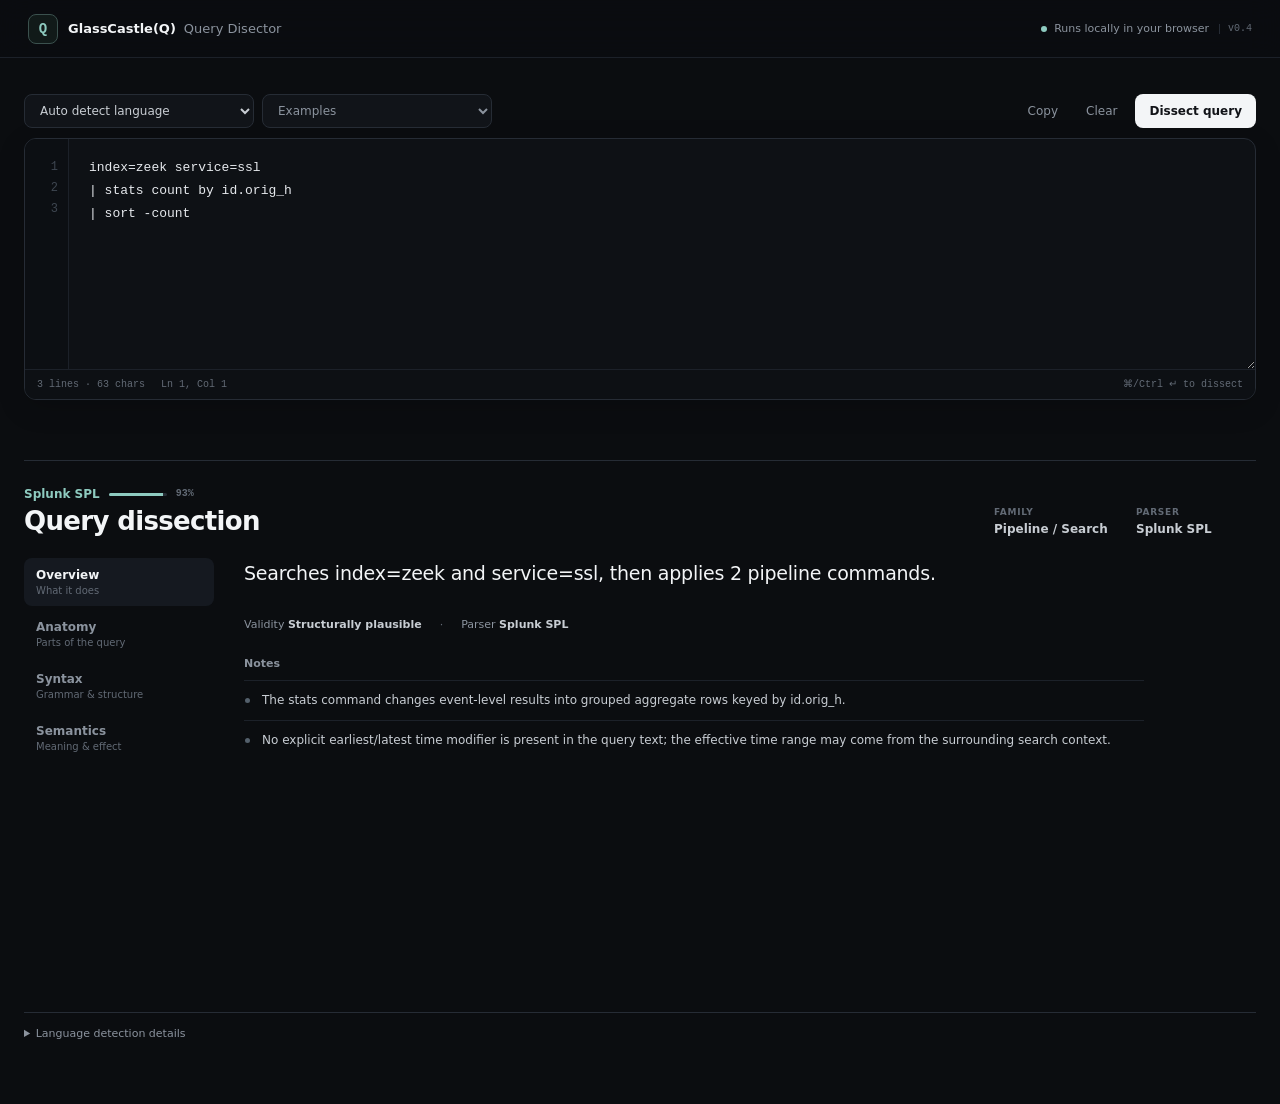
<file: site/query-disector/index.html>
<!doctype html>
<html lang="en">
<head>
  <meta charset="utf-8">
  <meta name="viewport" content="width=device-width,initial-scale=1">
  <meta name="description" content="GlassCastle(Q) Query Disector identifies query languages and explains query anatomy, syntax, and semantics.">
  <meta name="theme-color" content="#0b0d10">
  <title>GlassCastle(Q) · Query Disector</title>
  <link rel="stylesheet" href="./styles.css">
</head>
<body>
  <div class="app-shell">
    <header class="topbar">
      <a class="brand" href="#" aria-label="GlassCastle Q Query Disector">
        <span class="brand-mark">Q</span>
        <span class="brand-text"><strong>GlassCastle(Q)</strong><span>Query Disector</span></span>
      </a>
      <div class="topbar-status"><span class="status-dot"></span>Runs locally in your browser <span class="version">v0.4</span></div>
    </header>

    <main class="workspace">
      <section class="query-workspace" aria-label="Query input">
        <div class="query-toolbar">
          <div class="toolbar-controls">
            <label class="select-control">
              <span class="sr-only">Input language</span>
              <select id="language"><option value="auto">Auto detect language</option></select>
            </label>
            <label class="select-control secondary-control">
              <span class="sr-only">Example query</span>
              <select id="sample">
                <option value="">Examples</option>
                <option value="spl">Splunk SPL</option>
                <option value="esql">Elastic ES|QL</option>
                <option value="kusto">Microsoft KQL / Kusto</option>
                <option value="cql">CrowdStrike CQL / LogScale</option>
                <option value="sql">SQL</option>
              </select>
            </label>
          </div>
          <div class="toolbar-actions">
            <button class="text-button" id="copy-query" type="button">Copy</button>
            <button class="text-button" id="clear-query" type="button">Clear</button>
            <button class="primary-button" id="analyze" type="button">Dissect query</button>
          </div>
        </div>

        <div class="editor-shell">
          <div class="editor-body">
            <pre id="line-numbers" class="line-numbers" aria-hidden="true">1</pre>
            <textarea id="query" spellcheck="false" aria-label="Query input">index=zeek service=ssl
| stats count by id.orig_h
| sort -count</textarea>
          </div>
          <div class="editor-meta">
            <span id="query-metrics">0 lines · 0 chars</span>
            <span id="cursor-position">Ln 1, Col 1</span>
            <span class="keyboard-hint">⌘/Ctrl ↵ to dissect</span>
          </div>
        </div>

        <div id="status" class="status-line" aria-live="polite"></div>
        <div id="selection-prompt" class="selection-prompt" hidden></div>
      </section>

      <section class="result-shell" id="output" aria-label="Query dissection">
        <header class="result-header">
          <div class="result-heading">
            <div class="language-line">
              <span id="detected-language">—</span>
              <span class="confidence-inline"><span id="confidence-bar"></span></span>
              <span id="confidence">—</span>
            </div>
            <h1>Query dissection</h1>
          </div>
          <div class="result-metadata">
            <span><b>Family</b><strong id="family">—</strong></span>
            <span><b>Parser</b><strong id="selected-dissector">—</strong></span>
          </div>
        </header>

        <div class="result-layout">
          <nav class="section-nav" aria-label="Dissection views">
            <button class="active" data-tab="review" type="button"><span>Overview</span><small>What it does</small></button>
            <button data-tab="anatomy" type="button"><span>Anatomy</span><small>Parts of the query</small></button>
            <button data-tab="syntax" type="button"><span>Syntax</span><small>Grammar & structure</small></button>
            <button data-tab="semantics" type="button"><span>Semantics</span><small>Meaning & effect</small></button>
          </nav>

          <div class="result-content">
            <div class="panel active-panel" id="review"></div>
            <div class="panel" id="anatomy" hidden></div>
            <div class="panel" id="syntax" hidden></div>
            <div class="panel" id="semantics" hidden></div>
          </div>
        </div>

        <details class="language-details">
          <summary>Language detection details</summary>
          <div class="language-details-grid">
            <section>
              <h2>Evidence</h2>
              <ul id="evidence" class="evidence-list"></ul>
            </section>
            <section>
              <h2>Other possible matches</h2>
              <div class="alternatives" id="alternatives"></div>
            </section>
          </div>
        </details>
      </section>
    </main>
  </div>

  <script type="module" src="./app.js"></script>
</body>
</html>
</file>
<file: site/query-disector/styles.css>
:root{
  color-scheme:dark;
  --bg:#0b0d10;
  --surface:#111419;
  --surface-2:#151920;
  --surface-3:#1a1f27;
  --line:#262c35;
  --line-soft:#1c2129;
  --text:#f3f5f7;
  --text-2:#c8cdd3;
  --muted:#8b939e;
  --faint:#626a75;
  --accent:#8ecbc0;
  --accent-soft:rgba(142,203,192,.12);
  --amber:#dfbc73;
  --red:#e7909e;
  --mono:ui-monospace,SFMono-Regular,Menlo,Monaco,Consolas,"Liberation Mono",monospace;
  --sans:Inter,ui-sans-serif,system-ui,-apple-system,BlinkMacSystemFont,"Segoe UI",sans-serif;
}
*{box-sizing:border-box}
html,body{margin:0;min-width:320px;min-height:100%;background:var(--bg);color:var(--text);font-family:var(--sans)}
body{font-size:14px}
button,select,textarea{font:inherit}
button,select{color:inherit}
button{border:0}
.sr-only{position:absolute!important;width:1px;height:1px;padding:0;margin:-1px;overflow:hidden;clip:rect(0,0,0,0);white-space:nowrap;border:0}

.app-shell{min-height:100vh}
.topbar{height:58px;display:flex;align-items:center;justify-content:space-between;gap:20px;padding:0 28px;border-bottom:1px solid var(--line-soft);background:rgba(11,13,16,.94);backdrop-filter:blur(16px);position:sticky;top:0;z-index:20}
.brand{display:inline-flex;align-items:center;gap:10px;color:inherit;text-decoration:none}
.brand-mark{width:30px;height:30px;display:grid;place-items:center;border:1px solid #3b514e;border-radius:8px;background:#111a19;color:var(--accent);font:750 14px/1 var(--mono)}
.brand-text{display:flex;align-items:baseline;gap:8px}.brand-text strong{font-size:13px}.brand-text span{font-size:13px;color:var(--muted)}
.topbar-status{display:flex;align-items:center;gap:7px;color:var(--muted);font-size:11px}.status-dot{width:6px;height:6px;border-radius:50%;background:var(--accent)}.version{padding-left:8px;margin-left:3px;border-left:1px solid var(--line);color:var(--faint);font:500 10px/1 var(--mono)}

.workspace{width:min(1420px,calc(100% - 48px));margin:0 auto;padding:36px 0 64px}
.query-workspace{margin-bottom:32px}
.query-toolbar{display:flex;align-items:center;justify-content:space-between;gap:16px;margin-bottom:10px}
.toolbar-controls,.toolbar-actions{display:flex;align-items:center;gap:8px}
.select-control select{height:34px;border:1px solid var(--line);border-radius:8px;background:var(--surface);padding:0 30px 0 11px;outline:0;color:var(--text-2);font-size:12px;cursor:pointer}
.select-control select:hover,.select-control select:focus{border-color:#39414d}.secondary-control select{color:var(--muted)}
.text-button{height:34px;padding:0 10px;background:transparent;color:var(--muted);border-radius:7px;cursor:pointer;font-size:12px}.text-button:hover{background:var(--surface);color:var(--text)}
.primary-button{height:34px;padding:0 14px;border-radius:8px;background:var(--text);color:#111318;font-weight:700;font-size:12px;cursor:pointer}.primary-button:hover{background:#fff}.primary-button:active{transform:translateY(1px)}

.editor-shell{border:1px solid var(--line);border-radius:12px;background:#0e1115;overflow:hidden;box-shadow:0 8px 28px rgba(0,0,0,.16)}
.editor-shell:focus-within{border-color:#3a474e;box-shadow:0 0 0 3px rgba(142,203,192,.05),0 8px 28px rgba(0,0,0,.16)}
.editor-body{display:grid;grid-template-columns:44px 1fr;min-height:230px;max-height:420px;overflow:hidden}
.line-numbers{margin:0;padding:18px 10px 18px 0;background:#0c0f13;border-right:1px solid var(--line-soft);color:#3e4650;text-align:right;user-select:none;font:12px/1.75 var(--mono);white-space:pre;overflow:hidden}
textarea{display:block;width:100%;height:100%;min-height:230px;resize:vertical;border:0;outline:0;padding:18px 20px;background:transparent;color:#e6e9ed;caret-color:var(--accent);font:13px/1.75 var(--mono);tab-size:2;white-space:pre;overflow:auto}
textarea::selection{background:#2a4a45;color:#fff}
.editor-meta{height:30px;display:flex;align-items:center;gap:16px;padding:0 12px;border-top:1px solid var(--line-soft);background:#0d1014;color:var(--faint);font:500 10px/1 var(--mono)}.keyboard-hint{margin-left:auto}
.status-line{min-height:20px;margin-top:8px;color:var(--muted);font-size:11px;line-height:1.5}.status-line strong{color:var(--text-2);font-weight:600}.warn{color:var(--amber)}.error{color:var(--red)}
.selection-prompt{margin-top:12px;padding:14px 16px;border:1px solid #5d5030;border-radius:10px;background:#17140d}.selection-prompt p{margin:0 0 10px;color:#d8c692;font-size:12px;line-height:1.5}.selection-options{display:flex;gap:7px;flex-wrap:wrap}.selection-options button{padding:7px 10px;border:1px solid #655735;background:#1d190f;color:#efd98e;border-radius:7px;font-size:11px;cursor:pointer}

.result-shell{border-top:1px solid var(--line);padding-top:26px}
.result-header{display:flex;align-items:flex-end;justify-content:space-between;gap:28px;margin-bottom:22px}
.language-line{display:flex;align-items:center;gap:9px;color:var(--muted);font-size:12px;margin-bottom:5px}.language-line #detected-language{color:var(--accent);font-weight:650}.language-line #confidence{font:600 10px/1 var(--mono);color:var(--faint)}
.confidence-inline{width:58px;height:3px;background:var(--line);border-radius:2px;overflow:hidden}.confidence-inline span{display:block;height:100%;width:0;background:var(--accent);transition:width .2s ease}
.result-heading h1{margin:0;font-size:26px;letter-spacing:-.025em;font-weight:700}
.result-metadata{display:flex;gap:22px}.result-metadata span{display:grid;gap:5px;min-width:120px}.result-metadata b{font-size:9px;letter-spacing:.08em;text-transform:uppercase;color:var(--faint);font-weight:650}.result-metadata strong{font-size:12px;color:var(--text-2);font-weight:600}

.result-layout{display:grid;grid-template-columns:190px minmax(0,1fr);gap:30px;align-items:start}
.section-nav{display:grid;gap:4px;position:sticky;top:82px}.section-nav button{display:grid;gap:3px;text-align:left;padding:10px 12px;border-radius:8px;background:transparent;color:var(--muted);cursor:pointer}.section-nav button:hover{background:var(--surface);color:var(--text-2)}.section-nav button.active{background:var(--surface-2);color:var(--text)}.section-nav span{font-size:12px;font-weight:650}.section-nav small{font-size:10px;color:var(--faint);font-weight:500}
.result-content{min-width:0;min-height:420px}
.panel{min-height:420px}.panel[hidden]{display:none}
.panel-title{margin:0 0 18px;font-size:12px;color:var(--muted);font-weight:600}
.lede{margin:0 0 30px;max-width:880px;font-size:19px;line-height:1.6;letter-spacing:-.012em;color:var(--text)}
.review-meta{display:flex;gap:18px;align-items:center;margin-bottom:26px;color:var(--muted);font-size:11px}.review-meta strong{color:var(--text-2);font-weight:600}.review-meta span+span:before{content:"·";margin-right:18px;color:var(--faint)}
.observations-wrap h2,.diagnostics-wrap h2,.language-details h2{margin:0 0 10px;font-size:11px;color:var(--muted);font-weight:650}
.observations,.diagnostics{list-style:none;margin:0;padding:0;max-width:900px}.observations li,.diagnostics li{position:relative;padding:10px 0 10px 18px;border-top:1px solid var(--line-soft);color:var(--text-2);font-size:12px;line-height:1.55}.observations li:before{content:"";position:absolute;left:1px;top:17px;width:5px;height:5px;border-radius:50%;background:#54606c}.diagnostics-wrap{margin-top:24px}.diag-error{color:#f0b2bd!important}.diag-warning{color:#e6d09b!important}

.annotated-query{margin:0 0 18px;padding:18px 20px;border:1px solid var(--line);border-radius:10px;background:#0e1115;color:#d7dce2;font:13px/1.8 var(--mono);white-space:pre-wrap;overflow:auto}.query-token{border:0;border-radius:4px;padding:1px 2px;margin:0;background:transparent;color:inherit;font:inherit;cursor:pointer}.query-token:hover{background:#1b232b}.query-token.active-token{background:var(--accent-soft);color:#dff8f2;outline:1px solid rgba(142,203,192,.25)}
.query-token.token-function,.query-token.token-command{color:#a9d8cf}.query-token.token-keyword{color:#9fbce5}.query-token.token-operator{color:#c5a9e4}.query-token.token-literal{color:#dfc18a}.query-token.token-field{color:#d7dce2}
.token-inspector{min-height:68px;padding:13px 14px;border-left:2px solid var(--line);color:var(--muted);font-size:11px;line-height:1.5}.token-inspector strong{display:block;margin-bottom:3px;color:var(--text-2);font:600 12px/1.3 var(--mono)}.token-inspector code{font:500 10px/1.4 var(--mono);color:var(--faint)}

.syntax-tree{font:12px/1.5 var(--mono)}.tree-node{margin-left:calc(var(--depth) * 22px);position:relative}.tree-node:before{content:"";position:absolute;left:-12px;top:0;bottom:0;width:1px;background:var(--line-soft)}.tree-node[style*="--depth:0"]:before{display:none}.tree-row{display:flex;align-items:center;gap:9px;min-height:34px;border-bottom:1px solid var(--line-soft);color:var(--text-2)}.tree-joint{display:none}.badge{display:inline-flex;align-items:center;padding:3px 6px;border-radius:5px;background:var(--surface-2);color:var(--muted);font:650 8px/1 var(--mono);text-transform:uppercase;letter-spacing:.06em}.badge-filter,.badge-source{color:#d5bd82}.badge-command,.badge-function,.badge-operator{color:#94c9bf}.badge-aggregate,.badge-aggregate-shape{color:#bca0d8}

.flow{max-width:920px}.semantic{display:grid;grid-template-columns:46px 1fr;gap:16px;padding:0 0 26px;position:relative}.semantic:not(:last-child):before{content:"";position:absolute;left:22px;top:36px;bottom:4px;width:1px;background:var(--line)}.step{width:46px;color:var(--faint);font:650 10px/1 var(--mono);padding-top:4px}.semantic-head{display:flex;align-items:center;gap:8px;margin-bottom:6px}.semantic-head strong{font-size:13px}.semantic p{margin:0;color:var(--text-2);font-size:12px;line-height:1.6}.semantic code{display:block;margin-top:9px;color:var(--faint);font:11px/1.5 var(--mono);white-space:pre-wrap}
.empty{display:grid;place-items:center;min-height:360px;text-align:center;color:var(--muted);font-size:12px;line-height:1.6}.empty strong{display:block;color:var(--text-2);font-size:14px;margin-bottom:4px}

.language-details{margin-top:34px;border-top:1px solid var(--line);padding-top:14px}.language-details summary{width:max-content;color:var(--muted);font-size:11px;cursor:pointer;user-select:none}.language-details summary:hover{color:var(--text-2)}.language-details-grid{display:grid;grid-template-columns:1.2fr .8fr;gap:36px;padding:20px 0 0}.evidence-list{list-style:none;margin:0;padding:0;display:grid;gap:8px}.evidence-list li{color:var(--muted);font-size:11px;line-height:1.5}.alternatives{display:grid;gap:7px}.alternative{display:flex;justify-content:space-between;gap:12px;color:var(--muted);font-size:11px}.alternative b{font:600 10px/1 var(--mono);color:var(--faint)}.muted{color:var(--faint);font-size:11px}

@media(max-width:900px){
  .workspace{width:min(100% - 28px,900px);padding-top:24px}.result-header{align-items:flex-start;flex-direction:column}.result-metadata{width:100%}.result-layout{grid-template-columns:1fr;gap:18px}.section-nav{position:static;display:flex;gap:4px;overflow-x:auto;padding-bottom:2px}.section-nav button{min-width:max-content}.section-nav small{display:none}.language-details-grid{grid-template-columns:1fr}.result-content,.panel{min-height:360px}
}
@media(max-width:600px){
  .topbar{height:54px;padding:0 14px}.brand-text span{display:none}.topbar-status{font-size:0}.topbar-status .status-dot,.topbar-status .version{font-size:10px}.workspace{width:calc(100% - 20px);padding-top:16px}.query-toolbar{align-items:flex-start;gap:10px}.toolbar-controls{display:grid;grid-template-columns:1fr;gap:6px}.secondary-control{display:none}.toolbar-actions{gap:3px}.primary-button{padding:0 10px}.editor-body{grid-template-columns:34px;min-height:210px}.line-numbers{padding-right:7px;font-size:11px}textarea{padding:15px 14px;font-size:12px;min-height:210px}.keyboard-hint{display:none}.result-heading h1{font-size:22px}.result-metadata{gap:16px}.result-metadata span{min-width:0}.lede{font-size:17px}.review-meta{align-items:flex-start;flex-direction:column;gap:5px}.review-meta span+span:before{display:none}.annotated-query{padding:14px;font-size:12px}.section-nav{margin:0 -4px}
}
</file>
